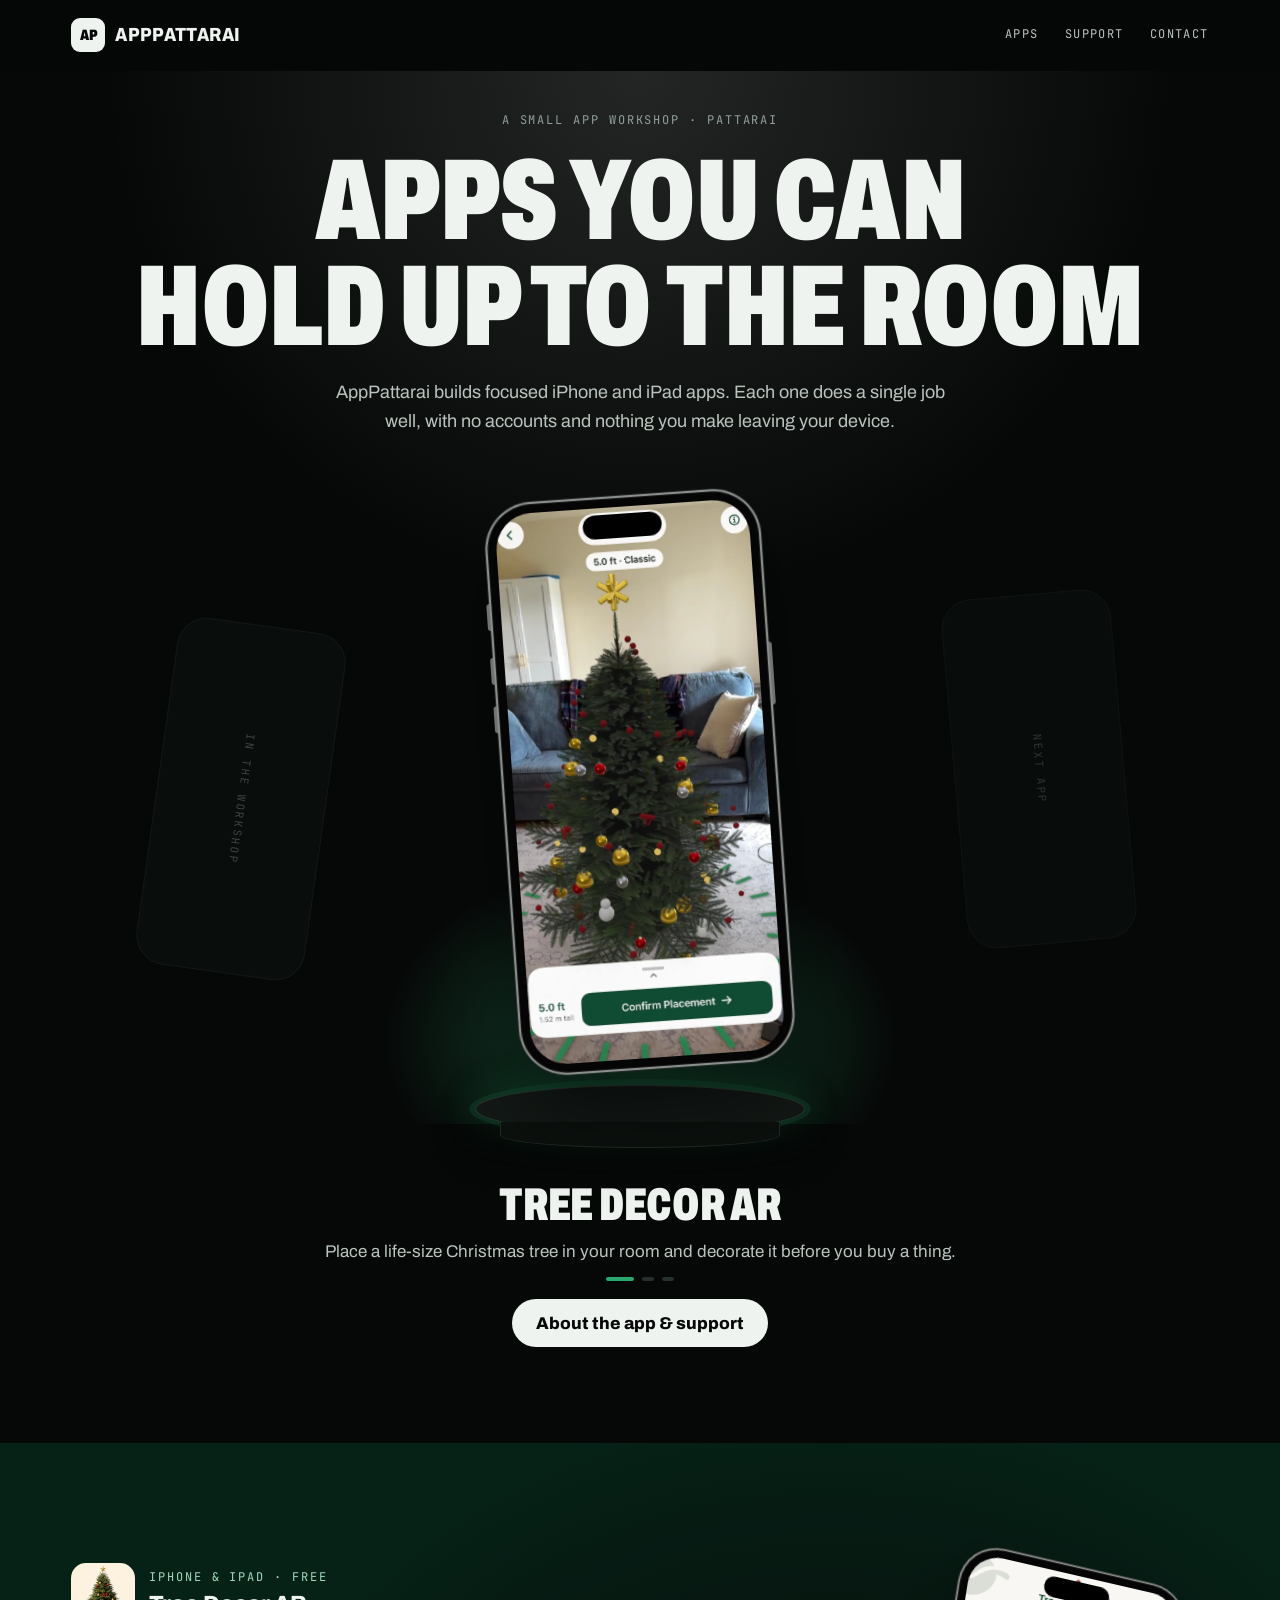
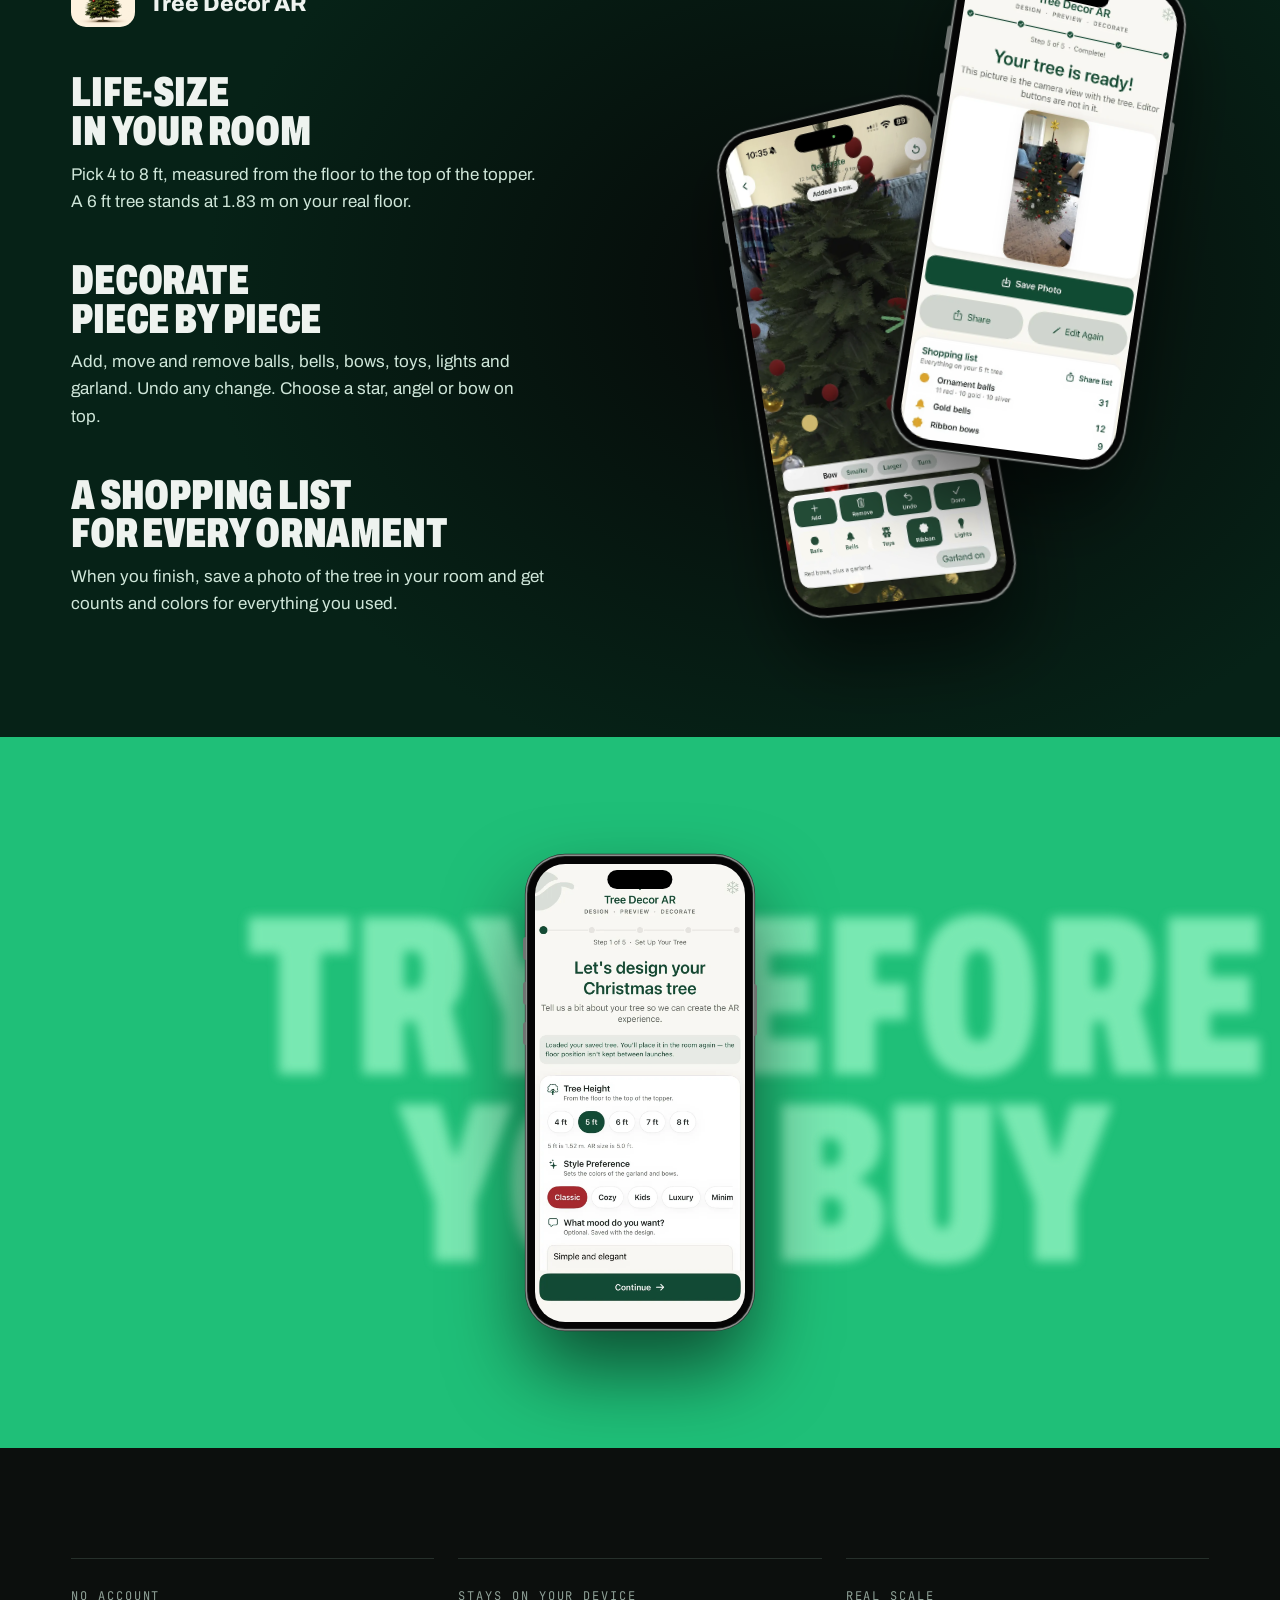
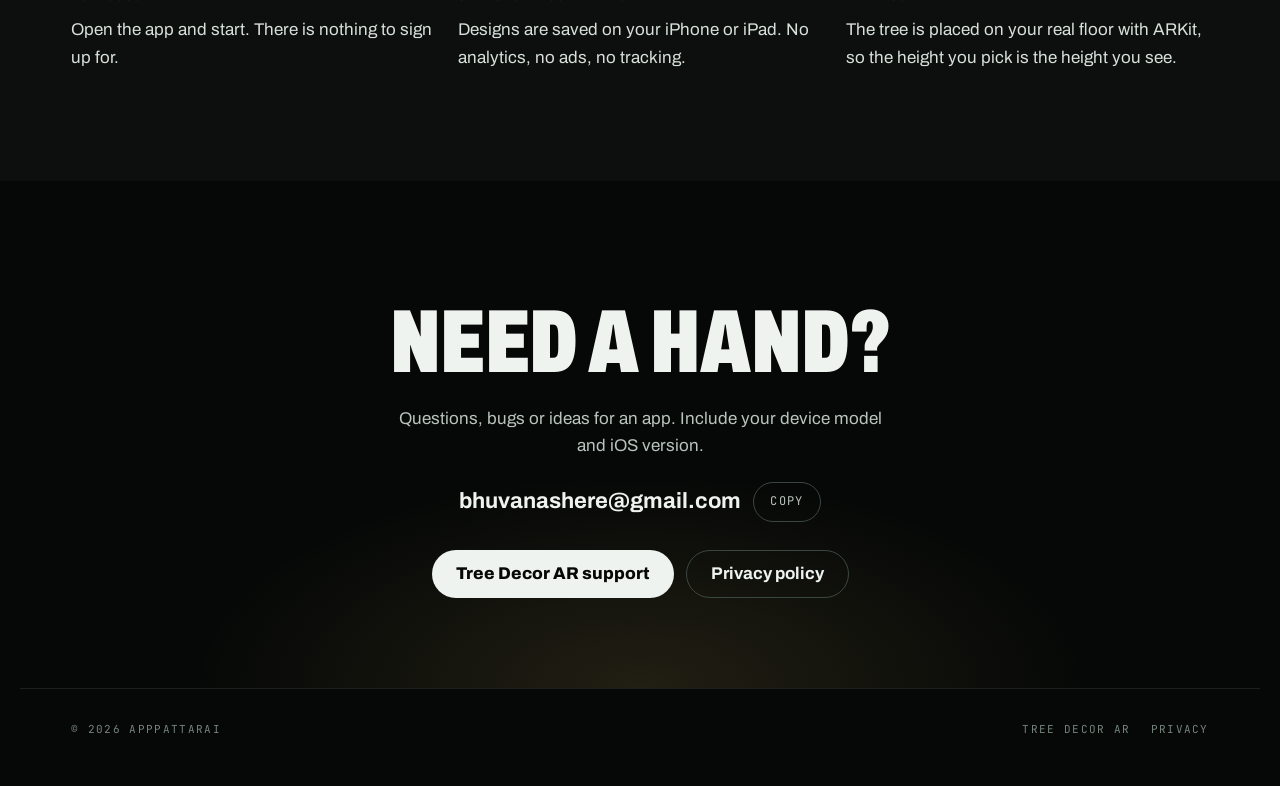
<file: index.html>
<!doctype html>
<html lang="en">
<head>
<meta charset="utf-8">
<meta name="viewport" content="width=device-width, initial-scale=1">
<title>AppPattarai</title>
<meta name="description" content="AppPattarai builds focused iPhone and iPad apps, starting with Tree Decor AR.">
<meta name="theme-color" content="#060807">
<meta property="og:title" content="AppPattarai">
<meta property="og:description" content="Focused iPhone and iPad apps, starting with Tree Decor AR.">
<meta property="og:image" content="assets/img/tree-place.jpg">
<link rel="icon" href="assets/img/tree-decor-ar-icon.png">
<link rel="apple-touch-icon" href="apple-touch-icon.png">
<link rel="preconnect" href="https://fonts.googleapis.com">
<link rel="preconnect" href="https://fonts.gstatic.com" crossorigin>
<link rel="stylesheet" href="https://fonts.googleapis.com/css2?family=Archivo:wdth,wght@62..125,400..900&family=JetBrains+Mono:wght@500&display=swap">
<link rel="stylesheet" href="assets/site.css">
</head>
<body>
<a class="skip" href="#main">Skip to content</a>

<header class="site-header">
  <div class="wrap">
    <a class="brand" href="./" aria-label="AppPattarai home">
      <span class="brand-mark" aria-hidden="true">AP</span>
      <span class="brand-name">APPPATTARAI</span>
    </a>
    <nav class="nav" aria-label="Main">
      <a href="#apps">Apps</a>
      <a href="tree-decor-ar/">Support</a>
      <a href="#contact">Contact</a>
    </nav>
  </div>
</header>

<main id="main">
  <section class="hero" aria-labelledby="hero-title">
    <div class="wrap hero-copy">
      <p class="label">A small app workshop · Pattarai</p>
      <h1 id="hero-title" class="display">Apps you can<br>hold up to the room</h1>
      <p class="hero-lede">AppPattarai builds focused iPhone and iPad apps. Each one does a single job well, with no accounts and nothing you make leaving your device.</p>
    </div>

    <div id="apps" class="stage">
      <div class="ghost left" aria-hidden="true"><span>In the workshop</span></div>
      <div class="ghost right" aria-hidden="true"><span>Next app</span></div>
      <div class="spot" aria-hidden="true"></div>
      <div class="pedestal" aria-hidden="true"><div class="pedestal-top"></div><div class="pedestal-base"></div></div>
      <figure class="phone hero-phone">
        <picture>
          <source srcset="assets/img/tree-place.webp" type="image/webp">
          <img src="assets/img/tree-place.jpg" width="780" height="1695" alt="Tree Decor AR placing a decorated 5 ft Christmas tree in front of a sofa">
        </picture>
      </figure>
    </div>

    <div class="wrap stage-title">
      <h2 class="display">Tree Decor AR</h2>
      <p>Place a life-size Christmas tree in your room and decorate it before you buy a thing.</p>
      <div class="dots" aria-hidden="true"><span></span><span></span><span></span></div>
      <div class="btn-row">
        <a class="btn solid" href="tree-decor-ar/">About the app &amp; support</a>
      </div>
    </div>
  </section>

  <section class="story" aria-labelledby="story-title">
    <div class="wrap story-grid">
      <div class="story-copy">
        <div class="app-id reveal">
          <img src="assets/img/tree-decor-ar-icon.png" width="64" height="64" alt="Tree Decor AR app icon">
          <div>
            <p class="label">iPhone &amp; iPad · Free</p>
            <strong id="story-title">Tree Decor AR</strong>
          </div>
        </div>
        <div class="point reveal">
          <h3 class="display">Life-size<br>in your room</h3>
          <p>Pick 4 to 8 ft, measured from the floor to the top of the topper. A 6 ft tree stands at 1.83 m on your real floor.</p>
        </div>
        <div class="point reveal">
          <h3 class="display">Decorate<br>piece by piece</h3>
          <p>Add, move and remove balls, bells, bows, toys, lights and garland. Undo any change. Choose a star, angel or bow on top.</p>
        </div>
        <div class="point reveal">
          <h3 class="display">A shopping list<br>for every ornament</h3>
          <p>When you finish, save a photo of the tree in your room and get counts and colors for everything you used.</p>
        </div>
      </div>
      <div class="story-phones">
        <figure class="phone a has-island">
          <picture>
            <source srcset="assets/img/tree-decorate.webp" type="image/webp">
            <img src="assets/img/tree-decorate.jpg" width="780" height="1695" loading="lazy" alt="Decorating the tree with a ribbon bow selected">
          </picture>
        </figure>
        <figure class="phone b">
          <picture>
            <source srcset="assets/img/tree-ready.webp" type="image/webp">
            <img src="assets/img/tree-ready.jpg" width="780" height="1695" loading="lazy" alt="Finished tree photo with a shopping list of ornaments">
          </picture>
        </figure>
      </div>
    </div>
  </section>

  <section class="slogan" aria-label="Try before you buy">
    <p class="slogan-text" aria-hidden="true">Try before<br>you buy</p>
    <figure class="phone">
      <picture>
        <source srcset="assets/img/tree-setup.webp" type="image/webp">
        <img src="assets/img/tree-setup.jpg" width="780" height="1695" loading="lazy" alt="Tree setup screen with height and style choices">
      </picture>
    </figure>
  </section>

  <section class="promises" aria-label="How our apps work">
    <div class="wrap promise-grid">
      <div class="promise reveal">
        <p class="label">No account</p>
        <p>Open the app and start. There is nothing to sign up for.</p>
      </div>
      <div class="promise reveal">
        <p class="label">Stays on your device</p>
        <p>Designs are saved on your iPhone or iPad. No analytics, no ads, no tracking.</p>
      </div>
      <div class="promise reveal">
        <p class="label">Real scale</p>
        <p>The tree is placed on your real floor with ARKit, so the height you pick is the height you see.</p>
      </div>
    </div>
  </section>

  <section id="contact" class="contact" aria-labelledby="contact-title">
    <div class="wrap">
      <h2 id="contact-title" class="display">Need a hand?</h2>
      <p>Questions, bugs or ideas for an app. Include your device model and iOS version.</p>
      <div class="email-row">
        <a class="email" href="mailto:bhuvanashere@gmail.com">bhuvanashere@gmail.com</a>
        <button class="copy-btn" type="button" data-copy="bhuvanashere@gmail.com">Copy</button>
      </div>
      <div class="btn-row">
        <a class="btn solid" href="tree-decor-ar/">Tree Decor AR support</a>
        <a class="btn ghosted" href="tree-decor-ar/privacy/">Privacy policy</a>
      </div>
    </div>
  </section>
</main>

<footer class="site-footer">
  <div class="wrap">
    <span>© 2026 AppPattarai</span>
    <nav aria-label="Footer">
      <a href="tree-decor-ar/">Tree Decor AR</a>
      <a href="tree-decor-ar/privacy/">Privacy</a>
    </nav>
  </div>
</footer>

<script src="assets/site.js" defer></script>
</body>
</html>
</file>
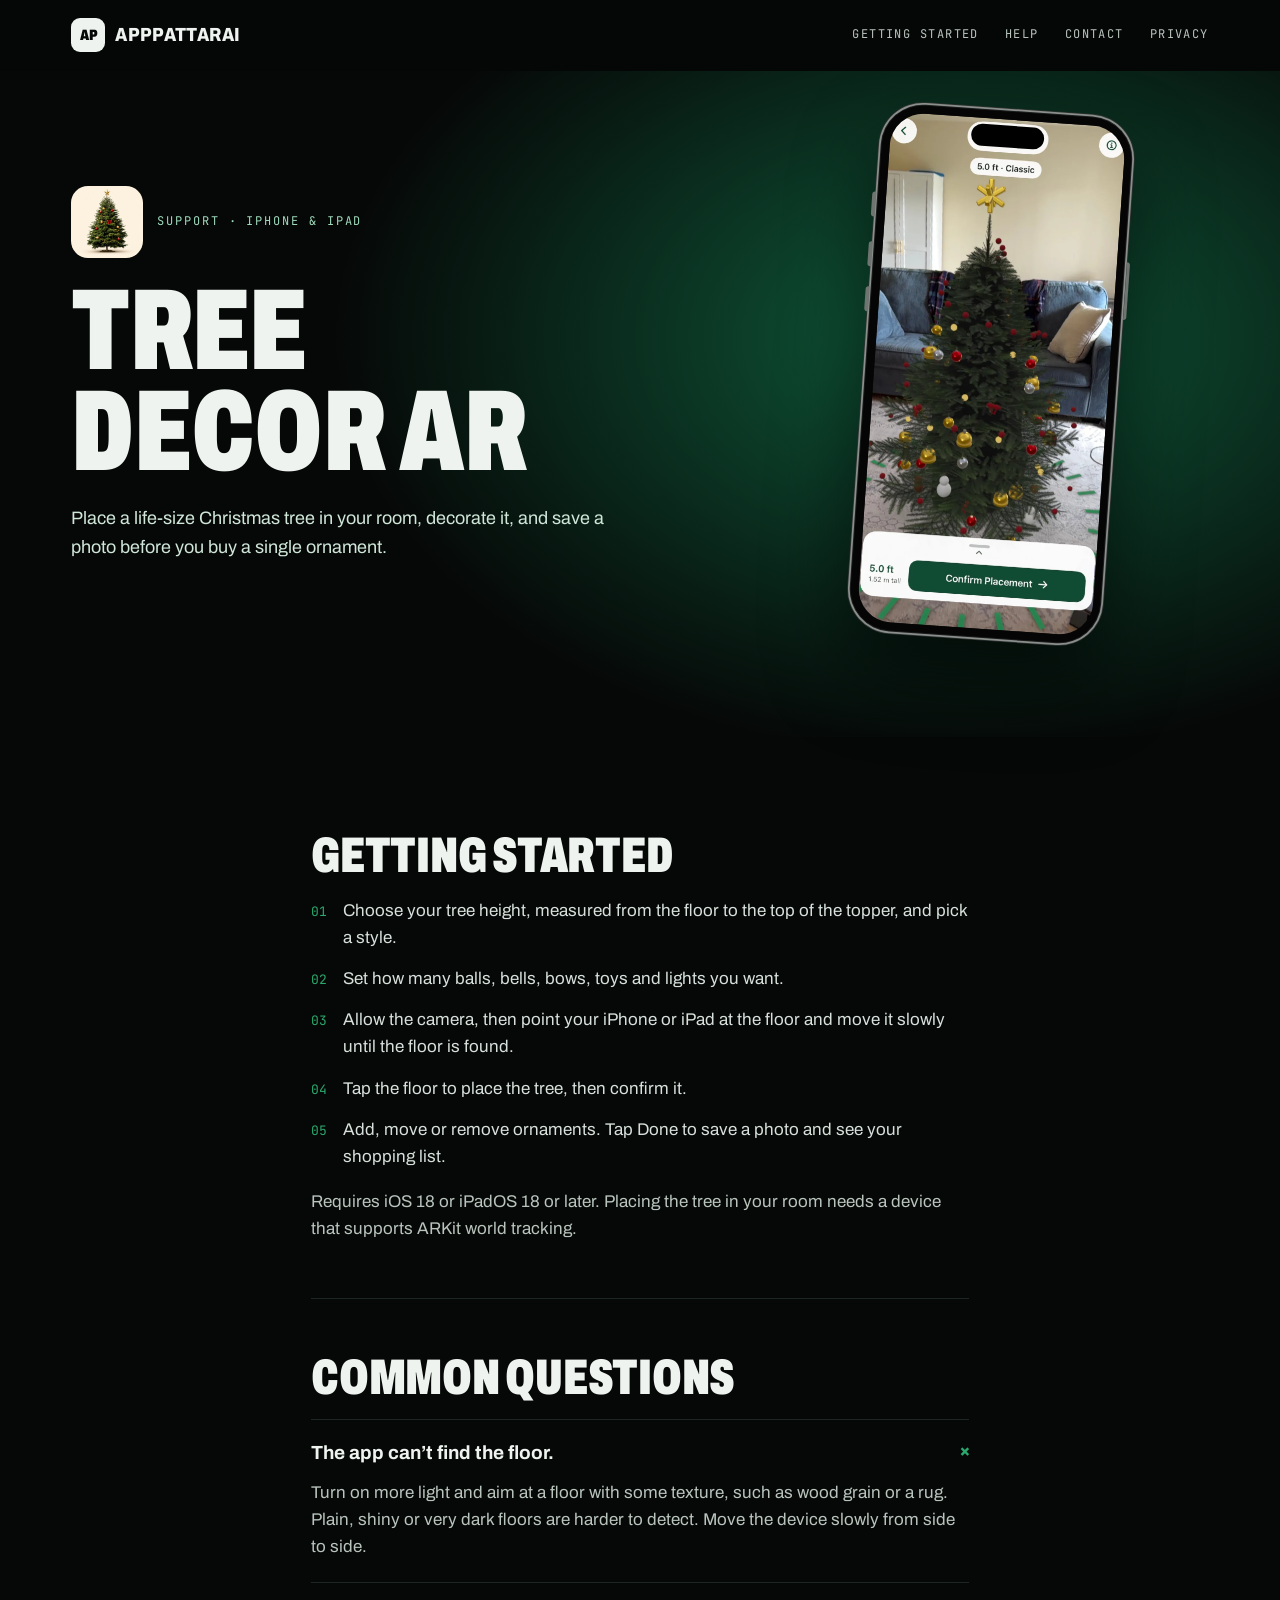
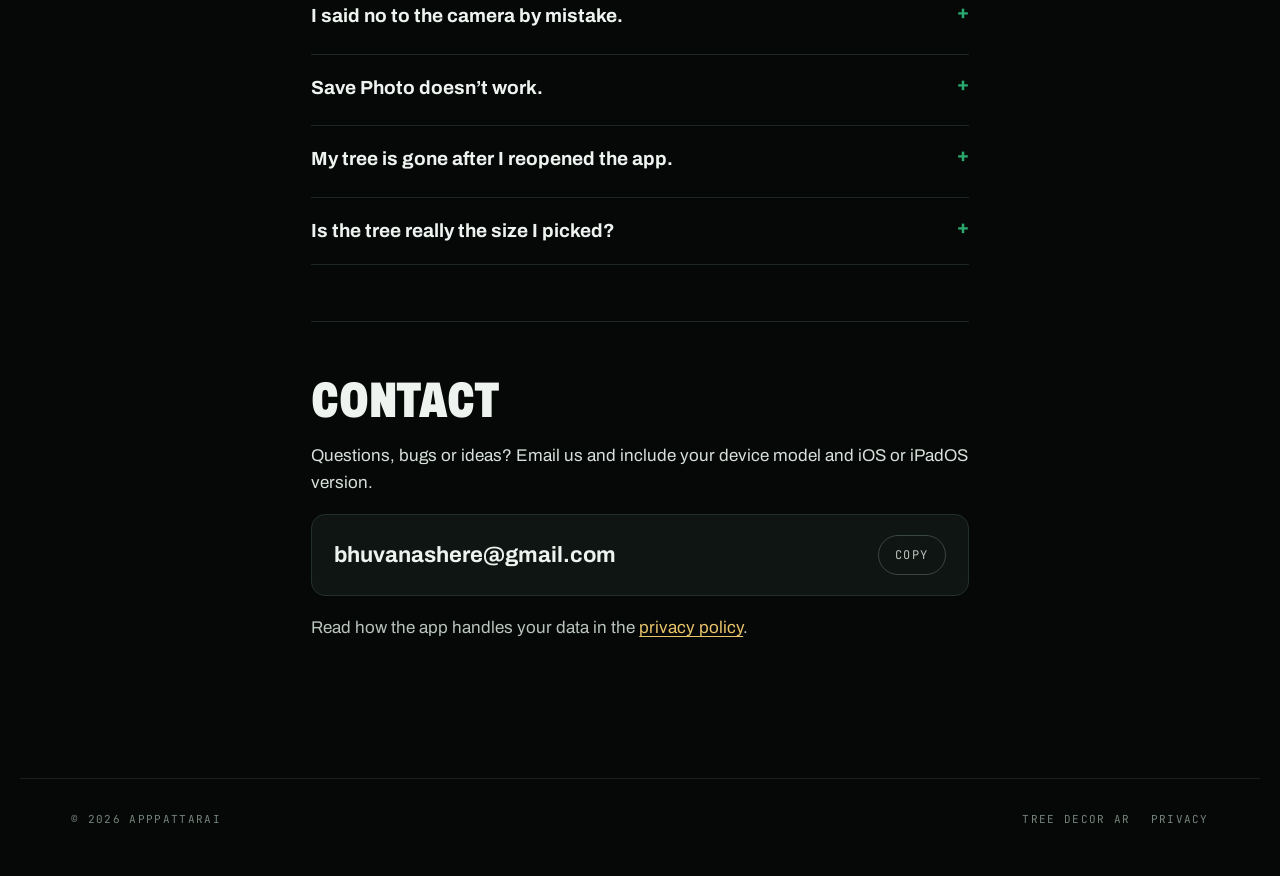
<file: tree-decor-ar/index.html>
<!doctype html>
<html lang="en">
<head>
<meta charset="utf-8">
<meta name="viewport" content="width=device-width, initial-scale=1">
<title>Tree Decor AR Support · AppPattarai</title>
<meta name="description" content="Help, getting started and contact details for Tree Decor AR on iPhone and iPad.">
<meta name="theme-color" content="#060807">
<link rel="icon" href="../assets/img/tree-decor-ar-icon.png">
<link rel="apple-touch-icon" href="../apple-touch-icon.png">
<link rel="preconnect" href="https://fonts.googleapis.com">
<link rel="preconnect" href="https://fonts.gstatic.com" crossorigin>
<link rel="stylesheet" href="https://fonts.googleapis.com/css2?family=Archivo:wdth,wght@62..125,400..900&family=JetBrains+Mono:wght@500&display=swap">
<link rel="stylesheet" href="../assets/site.css">
</head>
<body>
<a class="skip" href="#main">Skip to content</a>

<header class="site-header">
  <div class="wrap">
    <a class="brand" href="../" aria-label="AppPattarai home">
      <span class="brand-mark" aria-hidden="true">AP</span>
      <span class="brand-name">APPPATTARAI</span>
    </a>
    <nav class="nav" aria-label="On this page">
      <a href="#start">Getting started</a>
      <a href="#help">Help</a>
      <a href="#contact">Contact</a>
      <a href="privacy/">Privacy</a>
    </nav>
  </div>
</header>

<main id="main">
  <section class="app-hero" aria-labelledby="app-title">
    <div class="wrap app-hero-grid">
      <div class="app-hero-copy">
        <div class="app-id">
          <img class="app-icon" src="../assets/img/tree-decor-ar-icon.png" width="72" height="72" alt="Tree Decor AR app icon">
          <p class="label">Support · iPhone &amp; iPad</p>
        </div>
        <h1 id="app-title" class="display">Tree<br>Decor AR</h1>
        <p class="lede">Place a life-size Christmas tree in your room, decorate it, and save a photo before you buy a single ornament.</p>
      </div>
      <figure class="phone">
        <picture>
          <source srcset="../assets/img/tree-place.webp" type="image/webp">
          <img src="../assets/img/tree-place.jpg" width="780" height="1695" alt="A decorated tree placed in a living room">
        </picture>
      </figure>
    </div>
  </section>

  <div class="doc">
    <section id="start" aria-labelledby="start-title">
      <h2 id="start-title" class="display">Getting started</h2>
      <ol class="steps">
        <li>Choose your tree height, measured from the floor to the top of the topper, and pick a style.</li>
        <li>Set how many balls, bells, bows, toys and lights you want.</li>
        <li>Allow the camera, then point your iPhone or iPad at the floor and move it slowly until the floor is found.</li>
        <li>Tap the floor to place the tree, then confirm it.</li>
        <li>Add, move or remove ornaments. Tap Done to save a photo and see your shopping list.</li>
      </ol>
      <p>Requires iOS 18 or iPadOS 18 or later. Placing the tree in your room needs a device that supports ARKit world tracking.</p>
    </section>

    <section id="help" aria-labelledby="help-title">
      <h2 id="help-title" class="display">Common questions</h2>
      <div class="faq">
        <details open>
          <summary>The app can’t find the floor.</summary>
          <p>Turn on more light and aim at a floor with some texture, such as wood grain or a rug. Plain, shiny or very dark floors are harder to detect. Move the device slowly from side to side.</p>
        </details>
        <details>
          <summary>I said no to the camera by mistake.</summary>
          <p>Open the Settings app, scroll to Tree Decor AR, and turn on Camera.</p>
        </details>
        <details>
          <summary>Save Photo doesn’t work.</summary>
          <p>The app needs permission to add photos. In Settings, open Tree Decor AR, tap Photos, and choose Add Photos Only.</p>
        </details>
        <details>
          <summary>My tree is gone after I reopened the app.</summary>
          <p>Your design is kept: height, style, decorations and where each ornament sits. The spot on your floor is not saved. Load your design from the first screen and tap the floor to place it again.</p>
        </details>
        <details>
          <summary>Is the tree really the size I picked?</summary>
          <p>Yes. A 6 ft tree is placed at 1.83 m from the floor to the top of the topper. The width shown is the tree’s skirt, not a measurement of your room.</p>
        </details>
      </div>
    </section>

    <section id="contact" aria-labelledby="contact-title">
      <h2 id="contact-title" class="display">Contact</h2>
      <p class="lead">Questions, bugs or ideas? Email us and include your device model and iOS or iPadOS version.</p>
      <div class="contact-card">
        <a class="email" href="mailto:bhuvanashere@gmail.com">bhuvanashere@gmail.com</a>
        <button class="copy-btn" type="button" data-copy="bhuvanashere@gmail.com">Copy</button>
      </div>
      <p>Read how the app handles your data in the <a href="privacy/">privacy policy</a>.</p>
    </section>
  </div>
</main>

<footer class="site-footer">
  <div class="wrap">
    <a href="../">© 2026 AppPattarai</a>
    <nav aria-label="Footer">
      <a href="./">Tree Decor AR</a>
      <a href="privacy/">Privacy</a>
    </nav>
  </div>
</footer>

<script src="../assets/site.js" defer></script>
</body>
</html>
</file>
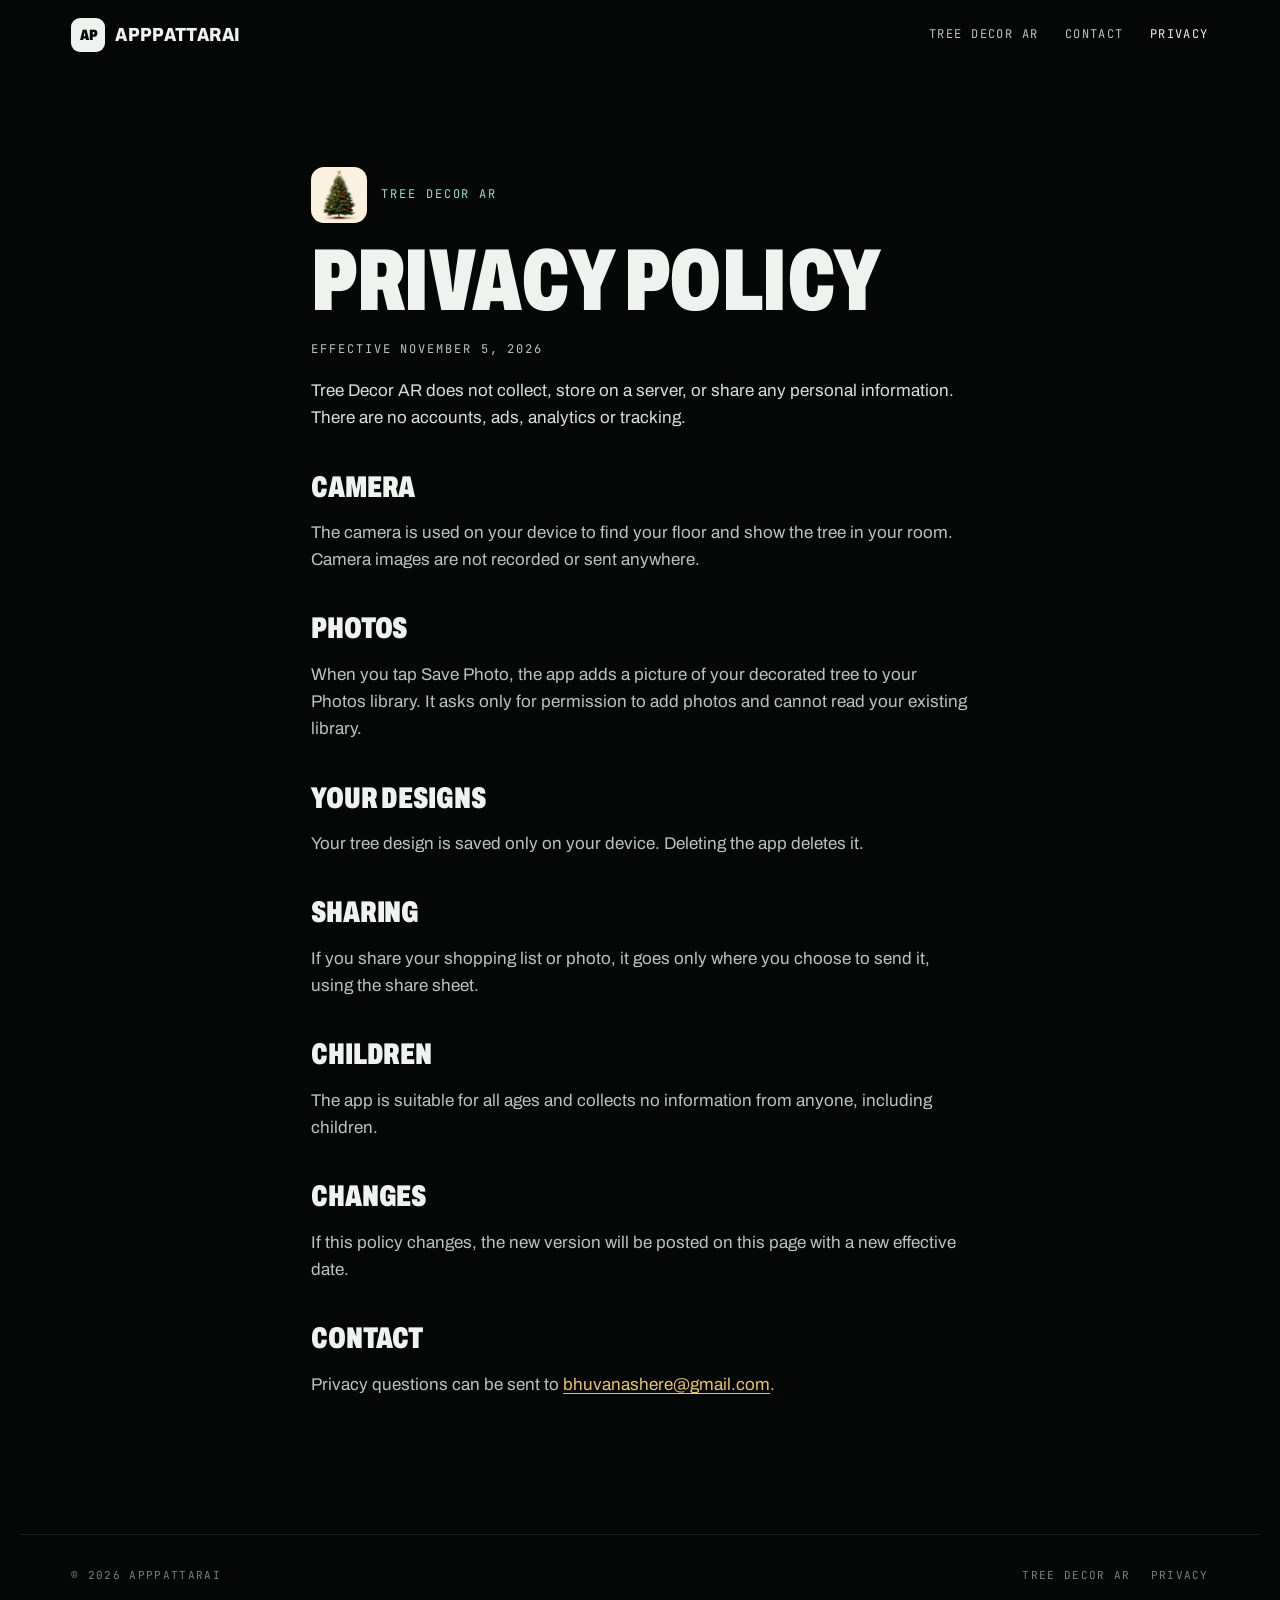
<file: tree-decor-ar/privacy/index.html>
<!doctype html>
<html lang="en">
<head>
<meta charset="utf-8">
<meta name="viewport" content="width=device-width, initial-scale=1">
<title>Tree Decor AR Privacy Policy · AppPattarai</title>
<meta name="description" content="Privacy policy for Tree Decor AR. The app collects no personal information.">
<meta name="theme-color" content="#060807">
<link rel="icon" href="../../assets/img/tree-decor-ar-icon.png">
<link rel="apple-touch-icon" href="../../apple-touch-icon.png">
<link rel="preconnect" href="https://fonts.googleapis.com">
<link rel="preconnect" href="https://fonts.gstatic.com" crossorigin>
<link rel="stylesheet" href="https://fonts.googleapis.com/css2?family=Archivo:wdth,wght@62..125,400..900&family=JetBrains+Mono:wght@500&display=swap">
<link rel="stylesheet" href="../../assets/site.css">
</head>
<body>
<a class="skip" href="#main">Skip to content</a>

<header class="site-header">
  <div class="wrap">
    <a class="brand" href="../../" aria-label="AppPattarai home">
      <span class="brand-mark" aria-hidden="true">AP</span>
      <span class="brand-name">APPPATTARAI</span>
    </a>
    <nav class="nav" aria-label="Main">
      <a href="../">Tree Decor AR</a>
      <a href="../#contact">Contact</a>
      <a href="./" aria-current="page">Privacy</a>
    </nav>
  </div>
</header>

<main id="main" class="doc">
  <section aria-labelledby="privacy-title">
    <div class="app-id">
      <img src="../../assets/img/tree-decor-ar-icon.png" width="56" height="56" alt="Tree Decor AR app icon" style="width:56px;height:56px;border-radius:13px">
      <p class="label">Tree Decor AR</p>
    </div>
    <h1 id="privacy-title" class="display" style="font-size: clamp(52px, 8vw, 88px)">Privacy policy</h1>
    <p class="label">Effective November 5, 2026</p>
    <p class="lead">Tree Decor AR does not collect, store on a server, or share any personal information. There are no accounts, ads, analytics or tracking.</p>

    <h2 class="display" style="font-size: 30px; margin-top: 24px">Camera</h2>
    <p>The camera is used on your device to find your floor and show the tree in your room. Camera images are not recorded or sent anywhere.</p>

    <h2 class="display" style="font-size: 30px; margin-top: 24px">Photos</h2>
    <p>When you tap Save Photo, the app adds a picture of your decorated tree to your Photos library. It asks only for permission to add photos and cannot read your existing library.</p>

    <h2 class="display" style="font-size: 30px; margin-top: 24px">Your designs</h2>
    <p>Your tree design is saved only on your device. Deleting the app deletes it.</p>

    <h2 class="display" style="font-size: 30px; margin-top: 24px">Sharing</h2>
    <p>If you share your shopping list or photo, it goes only where you choose to send it, using the share sheet.</p>

    <h2 class="display" style="font-size: 30px; margin-top: 24px">Children</h2>
    <p>The app is suitable for all ages and collects no information from anyone, including children.</p>

    <h2 class="display" style="font-size: 30px; margin-top: 24px">Changes</h2>
    <p>If this policy changes, the new version will be posted on this page with a new effective date.</p>

    <h2 class="display" style="font-size: 30px; margin-top: 24px">Contact</h2>
    <p>Privacy questions can be sent to <a href="mailto:bhuvanashere@gmail.com">bhuvanashere@gmail.com</a>.</p>
  </section>
</main>

<footer class="site-footer">
  <div class="wrap">
    <a href="../../">© 2026 AppPattarai</a>
    <nav aria-label="Footer">
      <a href="../">Tree Decor AR</a>
      <a href="./">Privacy</a>
    </nav>
  </div>
</footer>

<script src="../../assets/site.js" defer></script>
</body>
</html>
</file>
<file: assets/site.css>
/* AppPattarai — dark stage, one glow color per app, heavy condensed uppercase display */
:root {
  --ink: #060807;
  --ink-2: #0c0f0d;
  --panel: #0f1512;
  --line: #1d2622;
  --line-2: #2a3a31;
  --text: #eef3ef;
  --text-2: #b9c4bd;
  --text-3: #8fa197;
  --pine: #2aa86d;
  --pine-deep: #0f5a3b;
  --pine-night: #062217;
  --mint: #9fd9bb;
  --gold: #e8c46a;
  --display: "Archivo", "Helvetica Neue", Arial, sans-serif;
  --mono: "JetBrains Mono", ui-monospace, SFMono-Regular, Menlo, monospace;
  --gutter: max(20px, 4vw);
  color-scheme: dark;
}

* { box-sizing: border-box; }
html { scroll-behavior: smooth; }
@media (prefers-reduced-motion: reduce) { html { scroll-behavior: auto; } }
body {
  margin: 0;
  background: var(--ink);
  color: var(--text);
  font-family: var(--display);
  font-size: 17px;
  line-height: 1.6;
  -webkit-font-smoothing: antialiased;
  overflow-x: hidden;
}
img { max-width: 100%; display: block; }
a { color: var(--gold); text-underline-offset: 3px; }
a:hover { color: #f6dc96; }
:focus-visible { outline: 3px solid var(--gold); outline-offset: 3px; border-radius: 6px; }

.skip { position: absolute; left: -999px; top: 8px; background: var(--text); color: var(--ink); padding: 8px 14px; border-radius: 8px; z-index: 100; }
.skip:focus { left: 8px; }

.wrap { max-width: 1240px; margin: 0 auto; padding-left: var(--gutter); padding-right: var(--gutter); }
.label { font-family: var(--mono); font-size: 12px; letter-spacing: 0.16em; text-transform: uppercase; color: var(--text-3); margin: 0; }
.display {
  margin: 0;
  font-weight: 900;
  font-stretch: 68%;
  line-height: 0.92;
  letter-spacing: -0.005em;
  text-transform: uppercase;
  text-wrap: balance;
}

/* Header */
.site-header { position: sticky; top: 0; z-index: 50; background: rgba(6, 8, 7, 0.72); backdrop-filter: blur(14px); -webkit-backdrop-filter: blur(14px); border-bottom: 1px solid transparent; transition: border-color .3s; }
.site-header.scrolled { border-bottom-color: var(--line); }
.site-header .wrap { display: flex; flex-wrap: wrap; align-items: center; justify-content: space-between; gap: 12px 24px; padding-block: 18px; }
.brand { display: flex; align-items: center; gap: 10px; color: var(--text); text-decoration: none; }
.brand-mark { width: 34px; height: 34px; border-radius: 9px; background: var(--text); color: var(--ink); display: grid; place-items: center; font-weight: 900; font-size: 15px; font-stretch: 75%; }
.brand-name { font-weight: 800; font-size: 19px; letter-spacing: 0.02em; font-stretch: 85%; }
.brand:hover { color: var(--text); }
.nav { display: flex; flex-wrap: wrap; gap: 8px 26px; }
.nav a { font-family: var(--mono); font-size: 12px; letter-spacing: 0.12em; text-transform: uppercase; color: var(--text-2); text-decoration: none; padding: 6px 0; }
.nav a:hover, .nav a[aria-current="page"] { color: var(--text); }

/* Phone frame: modelled on a current iPhone. Thin black bezel, titanium edge,
   side buttons, Dynamic Island, and a screen at the screenshots' exact 1320:2868 shape. */
.phone {
  --b: calc(var(--w, 260px) * 0.03);           /* bezel */
  --sr: calc(var(--w, 260px) * 0.135);         /* screen corner radius */
  position: relative;
  margin: 0;
  flex: 0 0 auto;
  width: var(--w, 260px);
  padding: var(--b);
  border-radius: calc(var(--sr) + var(--b));
  background: #050505;
  box-shadow:
    0 0 0 1px #1c1d1d,
    0 0 0 calc(var(--w, 260px) * 0.011) #8a8f8c,
    0 0 0 calc(var(--w, 260px) * 0.014) #2f3231,
    0 40px 80px rgba(0, 0, 0, 0.6);
}
.phone picture { position: relative; display: block; aspect-ratio: 1320 / 2868; border-radius: var(--sr); overflow: hidden; background: #000; }
.phone img { width: 100%; height: 100%; object-fit: cover; }
.phone picture::after { /* Dynamic Island */
  content: ""; position: absolute; left: 50%; top: 1.3%; transform: translateX(-50%);
  width: 31%; height: 0; padding-bottom: 9.2%; border-radius: 999px; background: #000;
}
.phone.has-island picture::after { display: none; } /* screenshot already shows it */
.phone::before, .phone::after { content: ""; position: absolute; width: calc(var(--w, 260px) * 0.014); background: #6f7471; }
.phone::before { right: calc(var(--w, 260px) * -0.024); top: 27%; height: 11%; border-radius: 0 3px 3px 0; } /* side button */
.phone::after { /* action button, volume up, volume down */
  left: calc(var(--w, 260px) * -0.024); top: 17%; height: calc(var(--w, 260px) * 0.1); border-radius: 3px 0 0 3px;
  box-shadow: 0 calc(var(--w, 260px) * 0.2) 0 0 #6f7471, 0 calc(var(--w, 260px) * 0.38) 0 0 #6f7471;
}

/* Hero stage */
.hero { position: relative; padding: 40px 0 96px; background: radial-gradient(ellipse 60% 55% at 50% 0%, rgba(232, 240, 235, 0.13), rgba(6, 8, 7, 0) 70%); }
.hero-copy { display: flex; flex-direction: column; align-items: center; gap: 18px; text-align: center; }
.hero h1 { font-size: clamp(50px, 9vw, 132px); }
.hero-lede { margin: 0; max-width: 34em; font-size: 18px; color: var(--text-2); }
.stage { position: relative; height: 700px; max-width: 1100px; margin: 48px auto 0; display: flex; justify-content: center; align-items: flex-end; }
.stage .spot { position: absolute; bottom: 60px; left: 50%; width: min(560px, 92%); height: 280px; transform: translateX(-50%); background: radial-gradient(ellipse at 50% 70%, rgba(42, 168, 109, 0.42), rgba(6, 8, 7, 0) 65%); pointer-events: none; }
.pedestal { position: absolute; bottom: 36px; left: 50%; transform: translateX(-50%); display: flex; flex-direction: column; align-items: center; }
.pedestal-top { width: 330px; height: 48px; border-radius: 50%; background: #121815; border: 1px solid var(--line-2); box-shadow: 0 0 0 6px rgba(42, 168, 109, 0.12), 0 0 40px rgba(42, 168, 109, 0.25), 0 18px 40px rgba(0, 0, 0, 0.6); }
.pedestal-base { width: 280px; height: 26px; margin-top: -11px; border-radius: 0 0 50% 50%; background: #0b100d; border: 1px solid #1f2b25; border-top: 0; }
.stage .hero-phone { --w: 270px; position: relative; z-index: 2; margin-bottom: 118px; will-change: transform; }
.ghost { position: absolute; width: 170px; height: 350px; border-radius: 30px; background: #0d1210; border: 1px solid #1c2521; display: grid; place-items: center; }
.ghost span { font-family: var(--mono); font-size: 11px; letter-spacing: 0.16em; color: #66766d; text-transform: uppercase; writing-mode: vertical-rl; }
.ghost.left { left: 6%; bottom: 210px; opacity: .55; transform: rotate(8deg); }
.ghost.right { right: 6%; bottom: 240px; opacity: .4; transform: rotate(-5deg); }
.stage-title { display: flex; flex-direction: column; align-items: center; gap: 12px; text-align: center; }
.stage-title h2 { font-size: 46px; }
.stage-title p { margin: 0; color: var(--text-2); }
.dots { display: flex; gap: 8px; }
.dots span { width: 12px; height: 4px; border-radius: 2px; background: #26302b; }
.dots span:first-child { width: 28px; background: var(--pine); }

@keyframes float { 0%, 100% { translate: 0 0; } 50% { translate: 0 -14px; } }
@keyframes glow { 0%, 100% { opacity: .75; } 50% { opacity: 1; } }
.motion .hero-phone { animation: float 6s ease-in-out infinite; }
.motion .spot { animation: glow 4s ease-in-out infinite; }

/* App story: background shifts from night to pine as it scrolls in */
.story { position: relative; padding: 120px 0; background: var(--story-bg, radial-gradient(ellipse 70% 80% at 65% 50%, var(--pine-deep), var(--pine-night) 70%)); }
.story-grid { display: grid; grid-template-columns: minmax(0, 1fr) minmax(0, 1fr); gap: 64px; align-items: center; }
.story-copy { display: flex; flex-direction: column; gap: 46px; min-width: 0; }
.app-id { display: flex; align-items: center; gap: 14px; }
.app-id img { width: 64px; height: 64px; border-radius: 15px; }
.app-id .label { color: var(--mint); }
.app-id strong { display: block; font-size: 22px; font-weight: 800; }
.point { display: flex; flex-direction: column; gap: 10px; }
.point h3 { font-size: 42px; }
.point p { margin: 0; max-width: 28em; color: #cfe6d9; }
.story-phones { position: sticky; top: 90px; display: flex; justify-content: center; align-items: center; padding: 40px 0; min-width: 0; }
.story-phones .phone { --w: 236px; transition: transform .2s linear; }
.story-phones .phone.a { z-index: 1; transform: rotate(-6deg) translateY(30px); }
.story-phones .phone.b { z-index: 2; margin-left: -54px; transform: rotate(5deg) translateY(-30px); }

.reveal { transition: opacity .7s ease, transform .7s ease; }
.motion .reveal:not(.in) { opacity: 0; transform: translateY(28px); }

/* Loud moment */
.slogan { position: relative; overflow: hidden; background: #1fbf78; padding: 120px 0; display: grid; place-items: center; }
.slogan-text { position: absolute; inset: 0; margin: 0; display: grid; place-items: center; text-align: center; font-weight: 900; font-stretch: 62%; font-size: clamp(88px, 17vw, 270px); line-height: 0.82; text-transform: uppercase; color: #8af0bd; filter: blur(5px); opacity: .85; will-change: transform; pointer-events: none; }
.slogan .phone { --w: 224px; }
.motion .slogan .phone { animation: float 6s ease-in-out infinite; }

/* Promises */
.promises { padding: 110px 0; background: var(--ink-2); }
.promise-grid { display: grid; grid-template-columns: repeat(auto-fit, minmax(min(260px, 100%), 1fr)); gap: 24px; }
.promise { display: flex; flex-direction: column; gap: 10px; padding-top: 28px; border-top: 1px solid #26302b; }
.promise p:last-child { margin: 0; font-size: 17px; color: #d7e0da; }

/* Contact */
.contact { padding: 120px 0 90px; background: radial-gradient(ellipse 50% 60% at 50% 100%, rgba(232, 196, 106, 0.12), rgba(6, 8, 7, 0) 70%); }
.contact .wrap { display: flex; flex-direction: column; align-items: center; gap: 22px; text-align: center; }
.contact h2 { font-size: clamp(44px, 7vw, 92px); }
.contact p { margin: 0; max-width: 30em; color: var(--text-2); }
.email-row { display: flex; flex-wrap: wrap; align-items: center; justify-content: center; gap: 12px; }
.email { font-size: 22px; font-weight: 700; color: var(--text); text-decoration: none; word-break: break-all; }
.email:hover { color: var(--gold); }
.copy-btn { font: inherit; font-family: var(--mono); font-size: 12px; letter-spacing: 0.12em; text-transform: uppercase; min-height: 40px; padding: 0 16px; border-radius: 999px; border: 1px solid #3a4740; background: transparent; color: var(--text-2); cursor: pointer; }
.copy-btn:hover { color: var(--text); border-color: #5b6b62; }
.btn-row { display: flex; flex-wrap: wrap; justify-content: center; gap: 12px; margin-top: 6px; }
.btn { display: inline-flex; align-items: center; min-height: 48px; padding: 0 24px; border-radius: 999px; font-weight: 800; text-decoration: none; }
.btn.solid { background: var(--text); color: var(--ink); }
.btn.solid:hover { background: #fff; color: var(--ink); }
.btn.ghosted { border: 1px solid #3a4740; color: var(--text); font-weight: 700; }
.btn.ghosted:hover { border-color: #5b6b62; color: var(--text); }

/* Footer */
.site-footer .wrap { display: flex; flex-wrap: wrap; justify-content: space-between; gap: 12px; padding-block: 32px 48px; border-top: 1px solid #1a211d; }
.site-footer, .site-footer a { font-family: var(--mono); font-size: 11px; letter-spacing: 0.12em; text-transform: uppercase; color: #74847b; text-decoration: none; }
.site-footer a:hover { color: var(--text); }
.site-footer nav { display: flex; gap: 20px; flex-wrap: wrap; }

/* App support page */
.app-hero { padding: 40px 0 100px; background: radial-gradient(ellipse 70% 90% at 75% 40%, var(--pine-deep), var(--ink) 70%); }
.app-hero-grid { display: grid; grid-template-columns: minmax(0, 1.2fr) minmax(0, 0.8fr); gap: 48px; align-items: center; }
.app-hero-copy { display: flex; flex-direction: column; gap: 22px; min-width: 0; }
.app-hero-copy .app-icon { width: 72px; height: 72px; border-radius: 17px; }
.app-hero h1 { font-size: clamp(56px, 9vw, 124px); line-height: 0.88; }
.app-hero p.lede { margin: 0; max-width: 30em; font-size: 18px; color: #cfe6d9; }
.app-hero .phone { --w: 250px; transform: rotate(4deg); justify-self: center; }
.doc { max-width: 760px; margin: 0 auto; padding: 40px var(--gutter) 80px; }
.doc section { padding: 56px 0; border-bottom: 1px solid var(--line); display: flex; flex-direction: column; gap: 18px; scroll-margin-top: 80px; }
.doc section:last-child { border-bottom: 0; }
.doc h2 { font-size: 50px; }
.doc h3 { margin: 10px 0 0; font-size: 19px; font-weight: 700; }
.doc p { margin: 0; color: var(--text-2); }
.doc .lead { color: #d7e0da; }
.steps { margin: 0; padding: 0; list-style: none; display: flex; flex-direction: column; gap: 14px; counter-reset: s; }
.steps li { display: flex; gap: 16px; align-items: baseline; color: #d7e0da; counter-increment: s; }
.steps li::before { content: counter(s, decimal-leading-zero); font-family: var(--mono); font-size: 13px; color: var(--pine); }
.faq { display: flex; flex-direction: column; gap: 4px; }
.faq details { border-top: 1px solid var(--line); padding: 18px 0; }
.faq details:last-child { border-bottom: 1px solid var(--line); }
.faq summary { cursor: pointer; font-size: 19px; font-weight: 700; list-style: none; display: flex; justify-content: space-between; gap: 16px; }
.faq summary::-webkit-details-marker { display: none; }
.faq summary::after { content: "+"; font-family: var(--mono); color: var(--pine); font-size: 20px; line-height: 1.2; transition: transform .2s; }
.faq details[open] summary::after { transform: rotate(45deg); }
.faq details p { margin-top: 10px; }
.contact-card { display: flex; flex-wrap: wrap; align-items: center; justify-content: space-between; gap: 12px; padding: 20px 22px; border-radius: 14px; background: var(--panel); border: 1px solid #22302a; }
.meta-row { display: flex; flex-wrap: wrap; gap: 10px 24px; }

@media (max-width: 1000px) {
  .story-grid { grid-template-columns: minmax(0, 1fr); }
  .story-phones { position: relative; top: 0; order: -1; }
}
@media (max-width: 760px) {
  .ghost { display: none; }
  .stage { height: 600px; }
  .stage .hero-phone { --w: 220px; margin-bottom: 104px; }
  .pedestal-top { width: 270px; }
  .pedestal-base { width: 230px; }
  .app-hero-grid { grid-template-columns: minmax(0, 1fr); }
  .app-hero .phone { display: none; }
  .nav { gap: 6px 16px; }
}
@media (max-width: 480px) {
  .story-phones .phone { --w: 170px; }
  .story-phones .phone.b { margin-left: -40px; }
  .point h3 { font-size: 34px; }
  .doc h2 { font-size: 40px; }
}
</file>
